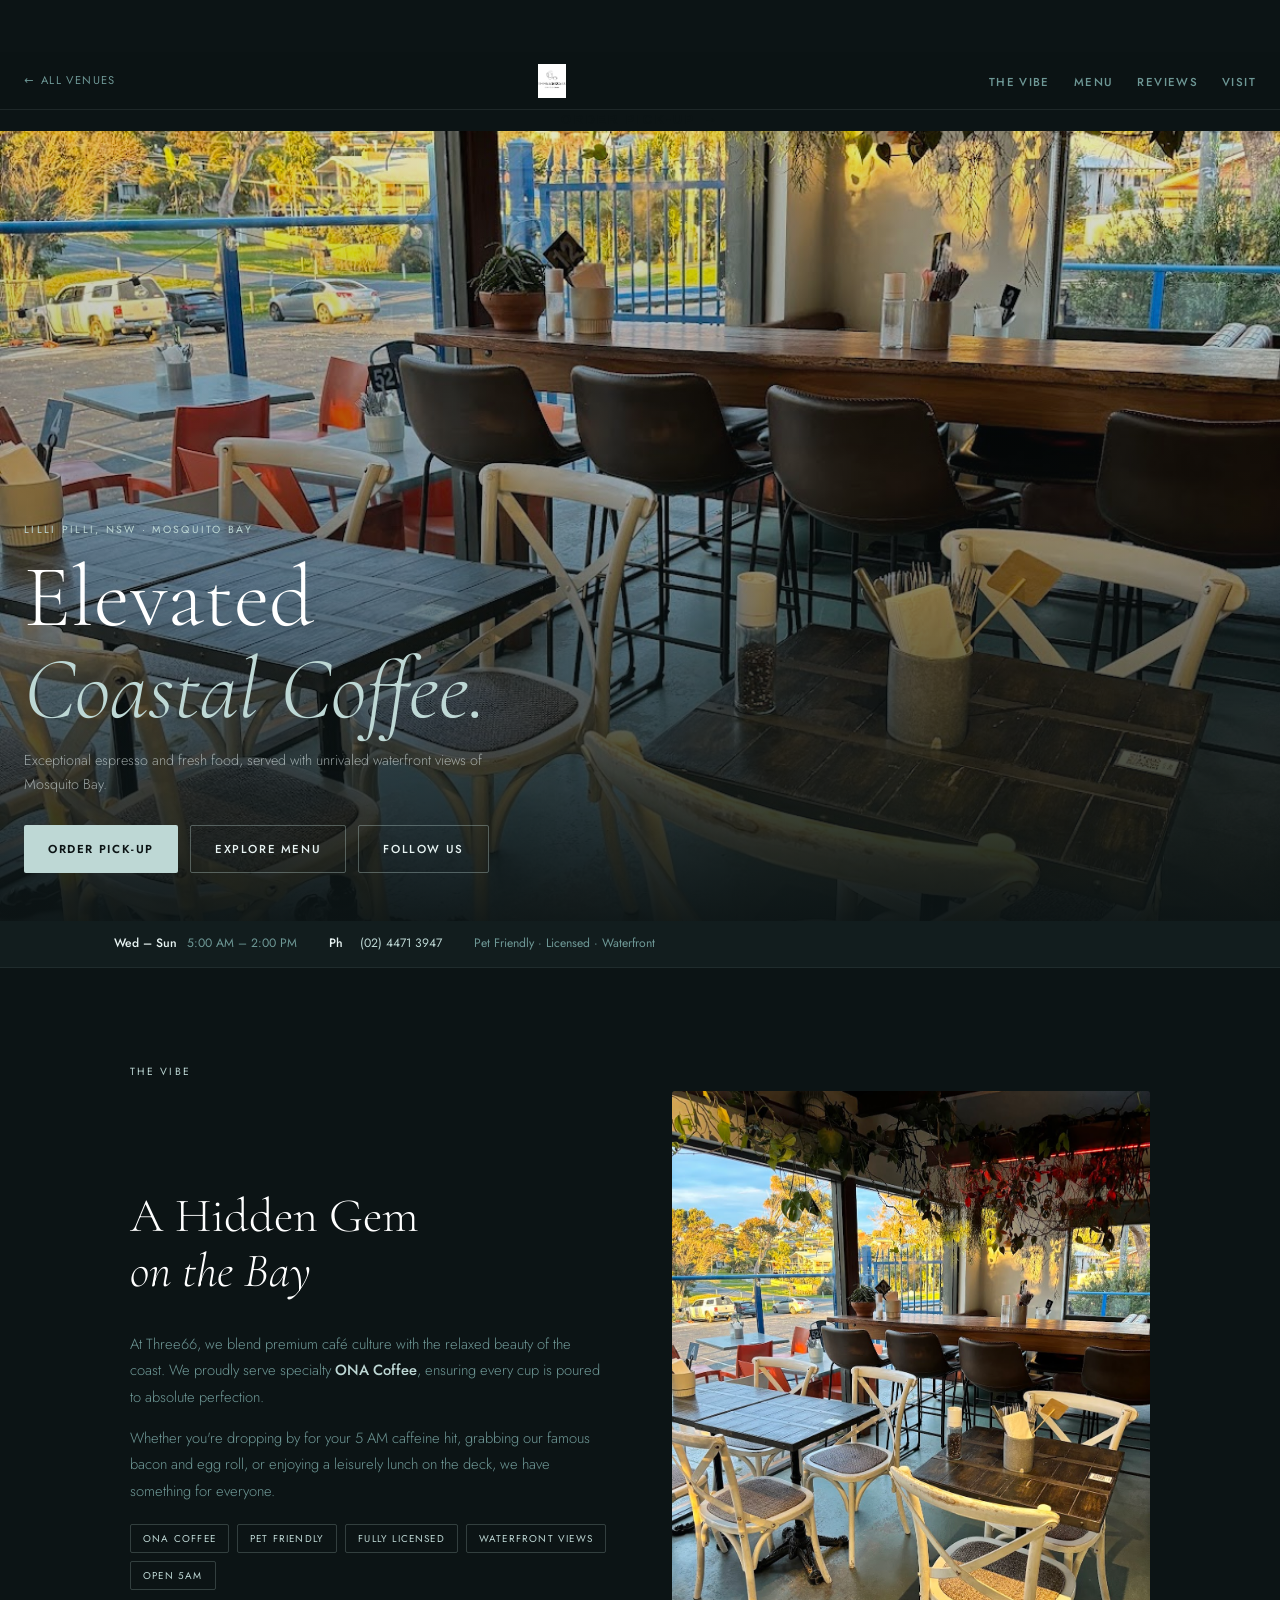
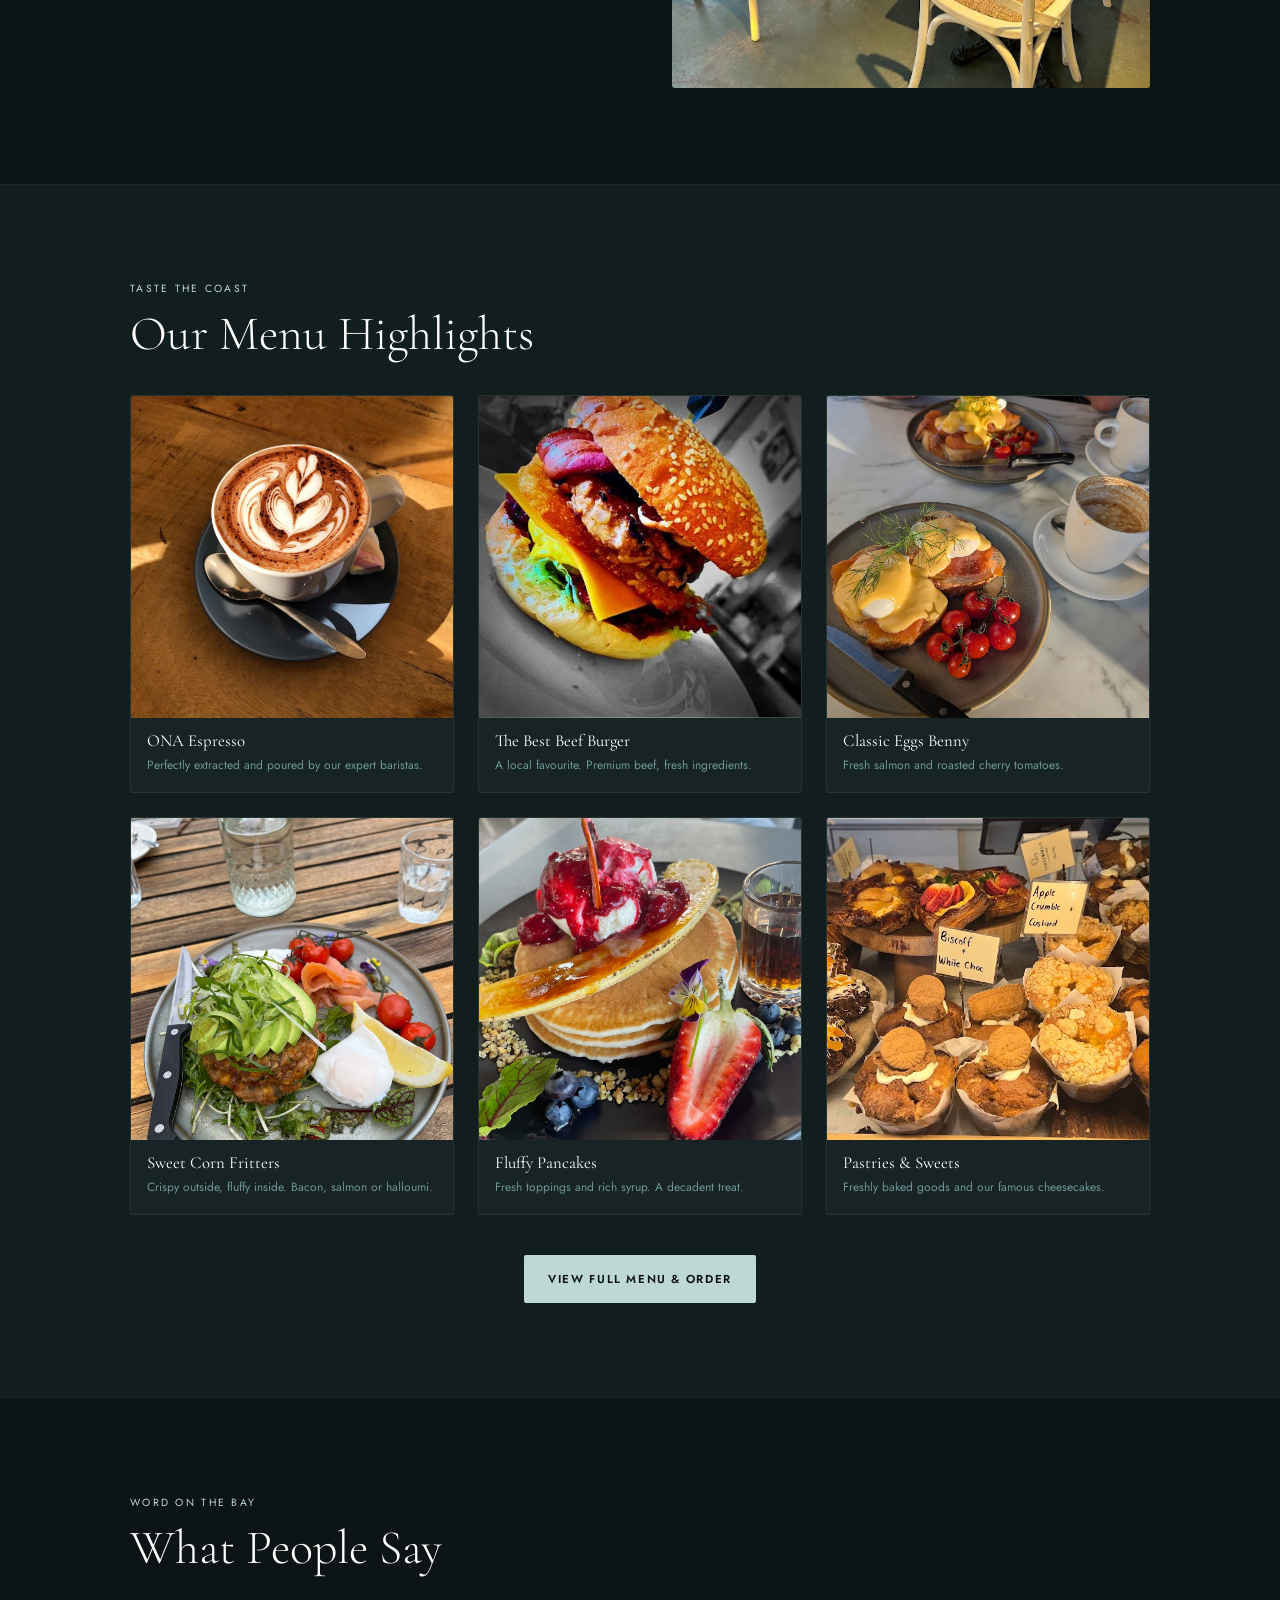
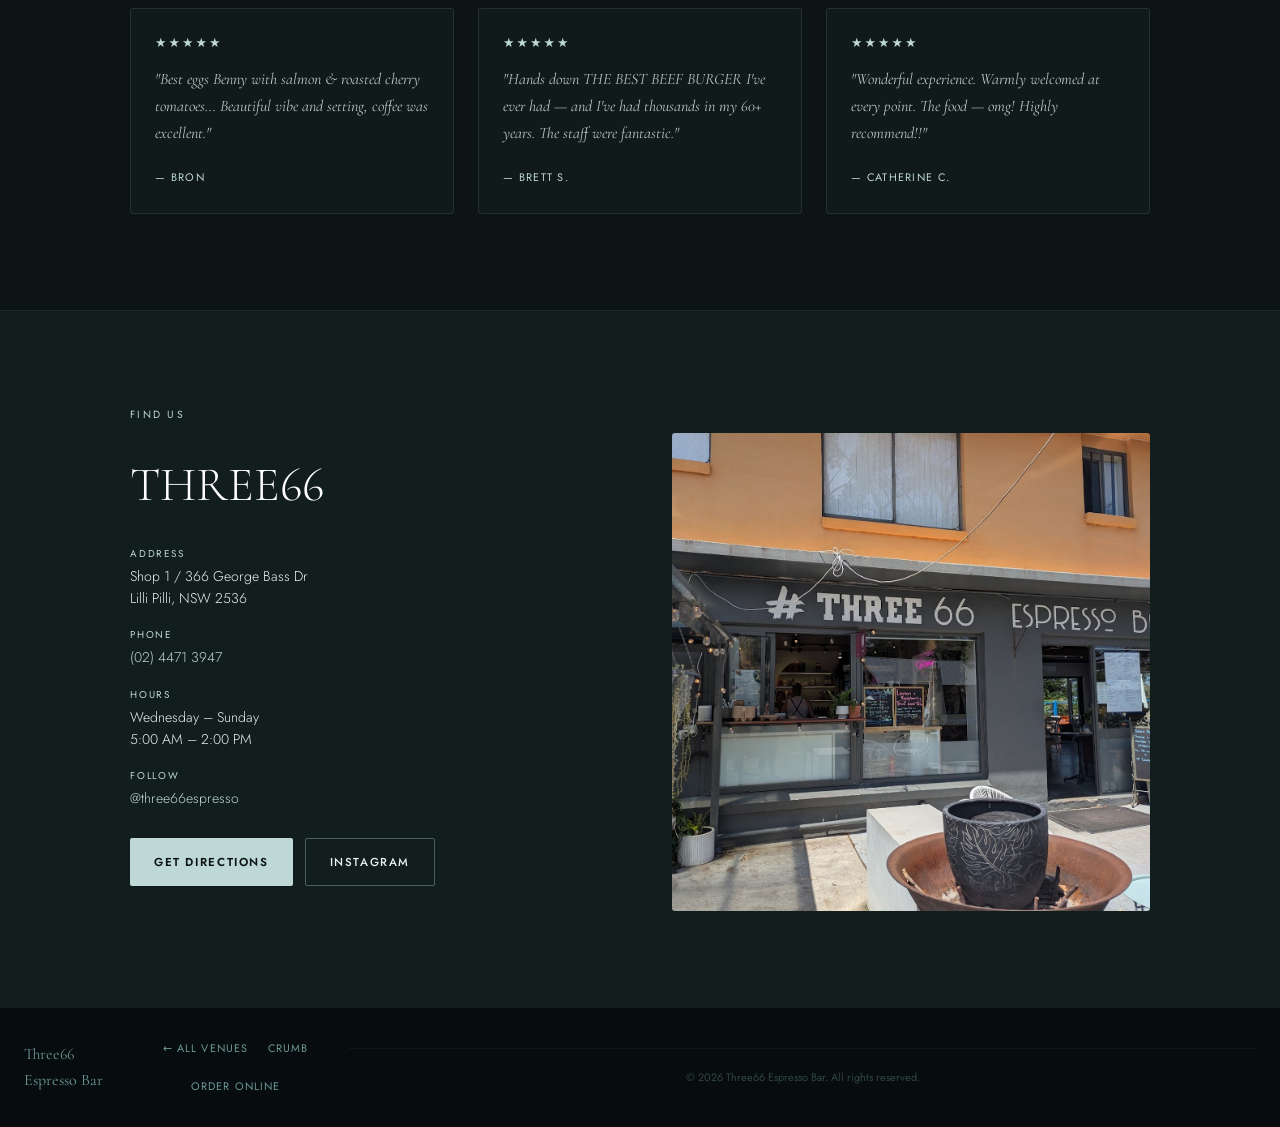
<file: index.html>
<!DOCTYPE html>

<html lang="en">
<head>
  <meta charset="UTF-8" />
  <meta name="viewport" content="width=device-width, initial-scale=1.0" />
  <title>Three66 Espresso Bar | Lilli Pilli</title>
  <meta name="description" content="Elevated coastal coffee and fresh food with waterfront views of Mosquito Bay. Lilli Pilli NSW." />
  <link rel="preconnect" href="https://fonts.googleapis.com" />
  <link href="https://fonts.googleapis.com/css2?family=Cormorant+Garamond:ital,wght@0,300;0,400;1,300;1,400&family=Jost:wght@300;400;500;600&display=swap" rel="stylesheet" />
  <style>
    *, *::before, *::after { box-sizing: border-box; margin: 0; padding: 0; }
    :root {
      --bg:    #0c1415;
      --bg2:   #121d1e;
      --brand: #bed8d5;
      --brand2:#8fbfbb;
      --cream: #e8f4f3;
      --muted: #6e9896;
      --white: #ffffff;
      --serif: 'Cormorant Garamond', Georgia, serif;
      --sans:  'Jost', system-ui, sans-serif;
      --banner-h: 52px;
      --nav-h: 58px;
    }
    html { scroll-behavior: smooth; }
    body { font-family: var(--sans); background: var(--bg); color: var(--cream); line-height: 1.6; }
    a { color: inherit; text-decoration: none; }
    img { display: block; max-width: 100%; }

```
/* ── STICKY ORDER BANNER ── */
div.order-banner {
  position: fixed !important;
  top: 0 !important;
  left: 0 !important;
  right: 0 !important;
  width: 100% !important;
  z-index: 99999 !important;
  height: 52px !important;
  min-height: 52px !important;
  background-color: #bed8d5 !important;
  display: flex !important;
  flex-direction: row !important;
  align-items: center !important;
  justify-content: center !important;
  visibility: visible !important;
  opacity: 1 !important;
  overflow: visible !important;
  clip: auto !important;
  clip-path: none !important;
  transform: none !important;
  margin: 0 !important;
  padding: 0 !important;
}
div.order-banner a {
  font-family: sans-serif !important;
  font-size: 13px !important;
  font-weight: 700 !important;
  letter-spacing: 0.18em !important;
  text-transform: uppercase !important;
  color: #0c1415 !important;
  display: flex !important;
  align-items: center !important;
  gap: 8px !important;
  width: 100% !important;
  height: 100% !important;
  justify-content: center !important;
  text-decoration: none !important;
}
div.order-banner a::after { content: ' →' !important; }

/* ── NAV ── */
nav {
  position: fixed; top: var(--banner-h); left: 0; right: 0; z-index: 100;
  height: var(--nav-h);
  display: flex; align-items: center; justify-content: space-between;
  padding: 0 1.5rem;
  background: rgba(12,20,21,0.94);
  backdrop-filter: blur(12px);
  border-bottom: 1px solid rgba(190,216,213,0.1);
}
.nav-back {
  font-size: 0.7rem; letter-spacing: 0.12em; text-transform: uppercase;
  color: var(--muted); display: flex; align-items: center; gap: 0.4rem;
  min-width: 44px; min-height: 44px; /* touch target */
  transition: color 0.2s;
}
.nav-back::before { content: '←'; }
.nav-back:hover { color: var(--brand); }
.nav-logo img { height: 34px; width: auto; }
.nav-links { display: flex; gap: 1.5rem; list-style: none; }
.nav-links a {
  font-size: 0.72rem; font-weight: 500; letter-spacing: 0.12em;
  text-transform: uppercase; color: var(--muted); transition: color 0.2s;
  padding: 0.5rem 0; /* better touch area */
}
.nav-links a:hover { color: var(--brand); }
/* hamburger — mobile */
.nav-hamburger {
  display: none; background: none; border: none;
  cursor: pointer; padding: 0.5rem;
  min-width: 44px; min-height: 44px;
  align-items: center; justify-content: center;
  flex-direction: column; gap: 5px;
}
.nav-hamburger span {
  display: block; width: 22px; height: 1.5px;
  background: var(--cream); border-radius: 2px;
  transition: all 0.3s;
}
@media (max-width: 680px) {
  .nav-links { display: none; }
  .nav-hamburger { display: flex; }
}
/* mobile menu open state */
.nav-open .nav-links {
  display: flex; flex-direction: column; gap: 0;
  position: fixed;
  top: calc(var(--banner-h) + var(--nav-h));
  left: 0; right: 0;
  background: rgba(12,20,21,0.98);
  backdrop-filter: blur(12px);
  border-bottom: 1px solid rgba(190,216,213,0.1);
  padding: 0.5rem 0;
}
.nav-open .nav-links a {
  padding: 1rem 1.5rem;
  font-size: 0.85rem;
  border-bottom: 1px solid rgba(190,216,213,0.06);
}
.nav-open .nav-hamburger span:nth-child(1) { transform: translateY(6.5px) rotate(45deg); }
.nav-open .nav-hamburger span:nth-child(2) { opacity: 0; }
.nav-open .nav-hamburger span:nth-child(3) { transform: translateY(-6.5px) rotate(-45deg); }

/* ── PAGE OFFSET ── */
body { padding-top: calc(var(--banner-h) + var(--nav-h)); }

/* ── HERO ── */
.hero {
  min-height: calc(100svh - var(--banner-h) - var(--nav-h));
  position: relative; display: flex; align-items: flex-end;
  background: url('view.JPG') center/cover no-repeat;
  background-color: var(--bg2);
}
.hero-overlay {
  position: absolute; inset: 0;
  background: linear-gradient(to top, rgba(12,20,21,0.96) 0%, rgba(12,20,21,0.35) 55%, rgba(12,20,21,0.1) 100%);
}
.hero-content {
  position: relative; z-index: 1;
  padding: 2rem 1.5rem 3rem;
  width: 100%;
}
.hero-eyebrow {
  font-size: 0.65rem; letter-spacing: 0.22em; text-transform: uppercase;
  color: var(--brand); margin-bottom: 0.75rem;
}
.hero-title {
  font-family: var(--serif);
  font-size: clamp(2.6rem, 10vw, 5.5rem);
  font-weight: 300; line-height: 1.05;
  color: var(--white); margin-bottom: 0.75rem;
}
.hero-title em { font-style: italic; color: var(--brand); }
.hero-sub {
  font-size: 0.9rem; font-weight: 300; color: rgba(232,244,243,0.6);
  max-width: 460px; margin-bottom: 1.75rem; line-height: 1.7;
}
.hero-actions { display: flex; gap: 0.75rem; flex-wrap: wrap; }
.btn-brand {
  font-size: 0.72rem; font-weight: 600; letter-spacing: 0.14em;
  text-transform: uppercase; padding: 0.85rem 1.5rem;
  background: var(--brand); color: var(--bg);
  border-radius: 2px; transition: background 0.2s;
  min-height: 48px; display: inline-flex; align-items: center;
}
.btn-brand:hover { background: var(--brand2); }
.btn-outline {
  font-size: 0.72rem; font-weight: 500; letter-spacing: 0.14em;
  text-transform: uppercase; padding: 0.85rem 1.5rem;
  border: 1px solid rgba(190,216,213,0.35); color: var(--cream);
  border-radius: 2px; transition: all 0.2s;
  min-height: 48px; display: inline-flex; align-items: center;
}
.btn-outline:hover { border-color: var(--brand); color: var(--brand); }

/* ── INFO BAR ── */
.info-bar { background: var(--bg2); border-bottom: 1px solid rgba(190,216,213,0.08); }
.info-bar-inner {
  max-width: 1100px; margin: 0 auto; padding: 0.85rem 1.5rem;
  display: flex; flex-wrap: wrap; gap: 0.75rem 2rem; align-items: center;
}
.info-item { font-size: 0.76rem; color: var(--muted); display: flex; gap: 0.4rem; align-items: center; }
.info-item strong { color: var(--cream); font-weight: 500; }
.info-item a { color: var(--brand); }

/* ── SECTIONS ── */
.section { padding: 4rem 1.5rem; max-width: 1100px; margin: 0 auto; }
@media (min-width: 768px) { .section { padding: 6rem 2.5rem; } }
.section-label {
  font-size: 0.65rem; letter-spacing: 0.22em; text-transform: uppercase;
  color: var(--brand); margin-bottom: 0.6rem;
}
.section-title {
  font-family: var(--serif); font-size: clamp(1.9rem, 6vw, 3rem);
  font-weight: 300; color: var(--white); margin-bottom: 2rem; line-height: 1.15;
}

/* ── ABOUT ── */
.about-grid { display: grid; grid-template-columns: 1fr; gap: 2rem; }
@media (min-width: 760px) { .about-grid { grid-template-columns: 1fr 1fr; gap: 4rem; align-items: center; } }
.about-text p { font-size: 0.92rem; font-weight: 300; color: var(--muted); line-height: 1.8; margin-bottom: 0.9rem; }
.about-text strong { color: var(--brand); font-weight: 500; }
.about-badges { display: flex; flex-wrap: wrap; gap: 0.5rem; margin-top: 1.25rem; }
.badge {
  font-size: 0.62rem; letter-spacing: 0.12em; text-transform: uppercase;
  border: 1px solid rgba(190,216,213,0.22); color: var(--brand);
  padding: 0.35rem 0.75rem; border-radius: 2px;
}
.about-img {
  aspect-ratio: 4/3;
  background: center/cover no-repeat var(--bg2); border-radius: 3px;
}
@media (min-width: 760px) { .about-img { aspect-ratio: 4/5; } }

/* ── MENU ── */
.menu-section { background: var(--bg2); border-top: 1px solid rgba(190,216,213,0.06); }
.menu-grid {
  display: grid;
  grid-template-columns: 1fr 1fr; /* 2-col on mobile */
  gap: 1rem;
}
@media (min-width: 900px) { .menu-grid { grid-template-columns: repeat(3,1fr); gap: 1.5rem; } }
.menu-card {
  background: rgba(190,216,213,0.03);
  border: 1px solid rgba(190,216,213,0.09);
  border-radius: 3px; overflow: hidden; transition: border-color 0.25s;
}
.menu-card:hover { border-color: rgba(190,216,213,0.32); }
.menu-card-img { aspect-ratio: 1; background: center/cover no-repeat var(--bg); }
.menu-card-body { padding: 0.85rem 1rem 1.1rem; }
.menu-card-body h4 {
  font-family: var(--serif); font-size: 1.05rem; font-weight: 400;
  color: var(--white); margin-bottom: 0.3rem; line-height: 1.2;
}
.menu-card-body p { font-size: 0.75rem; color: var(--muted); line-height: 1.5; }
.menu-cta { text-align: center; margin-top: 2.5rem; }

/* ── REVIEWS ── */
.reviews-grid { display: grid; grid-template-columns: 1fr; gap: 1rem; }
@media (min-width: 768px) { .reviews-grid { grid-template-columns: repeat(3,1fr); gap: 1.5rem; } }
.review-card {
  border: 1px solid rgba(190,216,213,0.11); border-radius: 3px;
  padding: 1.5rem; background: rgba(190,216,213,0.03);
}
.stars { color: var(--brand); letter-spacing: 2px; margin-bottom: 0.75rem; font-size: 0.8rem; }
.review-text {
  font-family: var(--serif); font-style: italic; font-size: 1rem;
  color: rgba(232,244,243,0.78); line-height: 1.7; margin-bottom: 1rem;
}
.review-author { font-size: 0.68rem; letter-spacing: 0.12em; text-transform: uppercase; color: var(--brand); }

/* ── FIND US ── */
.find-section { background: var(--bg2); border-top: 1px solid rgba(190,216,213,0.06); }
.find-grid { display: grid; grid-template-columns: 1fr; gap: 2.5rem; }
@media (min-width: 760px) { .find-grid { grid-template-columns: 1fr 1fr; gap: 4rem; align-items: center; } }
.find-details dt {
  font-size: 0.62rem; letter-spacing: 0.18em; text-transform: uppercase;
  color: var(--brand); margin-bottom: 0.2rem; margin-top: 1.1rem;
}
.find-details dt:first-child { margin-top: 0; }
.find-details dd { font-size: 0.88rem; color: var(--cream); font-weight: 300; line-height: 1.6; }
.find-details dd a { color: var(--brand); }
.find-actions { display: flex; gap: 0.75rem; flex-wrap: wrap; margin-top: 1.75rem; }
.find-img {
  aspect-ratio: 4/3;
  background: center/cover no-repeat var(--bg2); border-radius: 3px;
}
@media (min-width: 760px) { .find-img { aspect-ratio: 1; } }

/* ── FOOTER ── */
footer {
  background: #070d0e;
  border-top: 1px solid rgba(190,216,213,0.09);
  padding: 2rem 1.5rem;
  display: flex; flex-direction: column; gap: 1.25rem; align-items: center;
  text-align: center;
}
@media (min-width: 640px) {
  footer { flex-direction: row; justify-content: space-between; text-align: left; }
}
.footer-brand { font-family: var(--serif); font-size: 1rem; color: var(--muted); }
.footer-links { display: flex; gap: 1.25rem; flex-wrap: wrap; justify-content: center; }
.footer-links a {
  font-size: 0.68rem; letter-spacing: 0.1em; text-transform: uppercase;
  color: var(--muted); transition: color 0.2s;
}
.footer-links a:hover { color: var(--brand); }
.footer-copy {
  font-size: 0.68rem; color: rgba(110,152,150,0.4); width: 100%;
  text-align: center; padding-top: 1.25rem;
  border-top: 1px solid rgba(255,255,255,0.04);
}
```

  </style>
</head>
<body>

  <!-- STICKY ORDER BANNER -->

  <div class="order-banner">
    <a href="https://three66.mobi-order.com/" target="_blank">Order Pick-Up</a>
  </div>

  <!-- NAV -->

  <nav id="main-nav">
    <a href="../index.html" class="nav-back">All Venues</a>
    <div class="nav-logo"><img src="logo.jpg" alt="Three66 Espresso Bar" /></div>
    <ul class="nav-links">
      <li><a href="#about">The Vibe</a></li>
      <li><a href="#menu">Menu</a></li>
      <li><a href="#reviews">Reviews</a></li>
      <li><a href="#visit">Visit</a></li>
    </ul>
    <button class="nav-hamburger" id="hamburger" aria-label="Toggle menu" aria-expanded="false">
      <span></span><span></span><span></span>
    </button>
  </nav>

  <!-- HERO -->

  <div class="hero">
    <div class="hero-overlay"></div>
    <div class="hero-content">
      <p class="hero-eyebrow">Lilli Pilli, NSW · Mosquito Bay</p>
      <h1 class="hero-title">Elevated<br /><em>Coastal Coffee.</em></h1>
      <p class="hero-sub">Exceptional espresso and fresh food, served with unrivaled waterfront views of Mosquito Bay.</p>
      <div class="hero-actions">
        <a href="https://three66.mobi-order.com/" target="_blank" class="btn-brand">Order Pick-Up</a>
        <a href="#menu" class="btn-outline">Explore Menu</a>
        <a href="https://www.instagram.com/three66espresso" target="_blank" class="btn-outline">Follow Us</a>
      </div>
    </div>
  </div>

  <!-- INFO BAR -->

  <div class="info-bar">
    <div class="info-bar-inner">
      <span class="info-item"><strong>Wed – Sun</strong>&nbsp;5:00 AM – 2:00 PM</span>
      <span class="info-item"><strong>Ph</strong>&nbsp;<a href="tel:0244713947">(02) 4471 3947</a></span>
      <span class="info-item">Pet Friendly · Licensed · Waterfront</span>
    </div>
  </div>

  <!-- ABOUT -->

  <section id="about" class="section">
    <p class="section-label">The Vibe</p>
    <div class="about-grid">
      <div class="about-text">
        <h2 class="section-title">A Hidden Gem<br /><em>on the Bay</em></h2>
        <p>At Three66, we blend premium café culture with the relaxed beauty of the coast. We proudly serve specialty <strong>ONA Coffee</strong>, ensuring every cup is poured to absolute perfection.</p>
        <p>Whether you're dropping by for your 5 AM caffeine hit, grabbing our famous bacon and egg roll, or enjoying a leisurely lunch on the deck, we have something for everyone.</p>
        <div class="about-badges">
          <span class="badge">ONA Coffee</span>
          <span class="badge">Pet Friendly</span>
          <span class="badge">Fully Licensed</span>
          <span class="badge">Waterfront Views</span>
          <span class="badge">Open 5AM</span>
        </div>
      </div>
      <div class="about-img" style="background-image:url('view.JPG')"></div>
    </div>
  </section>

  <!-- MENU -->

  <div class="menu-section">
    <div id="menu" class="section">
      <p class="section-label">Taste the Coast</p>
      <h2 class="section-title">Our Menu Highlights</h2>
      <div class="menu-grid">
        <div class="menu-card">
          <div class="menu-card-img" style="background-image:url('coffee.jpg')"></div>
          <div class="menu-card-body"><h4>ONA Espresso</h4><p>Perfectly extracted and poured by our expert baristas.</p></div>
        </div>
        <div class="menu-card">
          <div class="menu-card-img" style="background-image:url('beef-burger.JPG')"></div>
          <div class="menu-card-body"><h4>The Best Beef Burger</h4><p>A local favourite. Premium beef, fresh ingredients.</p></div>
        </div>
        <div class="menu-card">
          <div class="menu-card-img" style="background-image:url('eggs-benny.JPG')"></div>
          <div class="menu-card-body"><h4>Classic Eggs Benny</h4><p>Fresh salmon and roasted cherry tomatoes.</p></div>
        </div>
        <div class="menu-card">
          <div class="menu-card-img" style="background-image:url('sweet-corn-fritters.JPG')"></div>
          <div class="menu-card-body"><h4>Sweet Corn Fritters</h4><p>Crispy outside, fluffy inside. Bacon, salmon or halloumi.</p></div>
        </div>
        <div class="menu-card">
          <div class="menu-card-img" style="background-image:url('pancakes.JPG')"></div>
          <div class="menu-card-body"><h4>Fluffy Pancakes</h4><p>Fresh toppings and rich syrup. A decadent treat.</p></div>
        </div>
        <div class="menu-card">
          <div class="menu-card-img" style="background-image:url('pastry-cabinet.JPG')"></div>
          <div class="menu-card-body"><h4>Pastries & Sweets</h4><p>Freshly baked goods and our famous cheesecakes.</p></div>
        </div>
      </div>
      <div class="menu-cta">
        <a href="https://three66.mobi-order.com/" target="_blank" class="btn-brand">View Full Menu &amp; Order</a>
      </div>
    </div>
  </div>

  <!-- REVIEWS -->

  <section id="reviews" class="section">
    <p class="section-label">Word on the Bay</p>
    <h2 class="section-title">What People Say</h2>
    <div class="reviews-grid">
      <div class="review-card">
        <div class="stars">★★★★★</div>
        <p class="review-text">"Best eggs Benny with salmon &amp; roasted cherry tomatoes... Beautiful vibe and setting, coffee was excellent."</p>
        <span class="review-author">— Bron</span>
      </div>
      <div class="review-card">
        <div class="stars">★★★★★</div>
        <p class="review-text">"Hands down THE BEST BEEF BURGER I've ever had — and I've had thousands in my 60+ years. The staff were fantastic."</p>
        <span class="review-author">— Brett S.</span>
      </div>
      <div class="review-card">
        <div class="stars">★★★★★</div>
        <p class="review-text">"Wonderful experience. Warmly welcomed at every point. The food — omg! Highly recommend!!"</p>
        <span class="review-author">— Catherine C.</span>
      </div>
    </div>
  </section>

  <!-- FIND US -->

  <div class="find-section">
    <section id="visit" class="section">
      <p class="section-label">Find Us</p>
      <div class="find-grid">
        <div>
          <h2 class="section-title">THREE66</h2>
          <dl class="find-details">
            <dt>Address</dt><dd>Shop 1 / 366 George Bass Dr<br />Lilli Pilli, NSW 2536</dd>
            <dt>Phone</dt><dd><a href="tel:0244713947">(02) 4471 3947</a></dd>
            <dt>Hours</dt><dd>Wednesday – Sunday<br />5:00 AM – 2:00 PM</dd>
            <dt>Follow</dt><dd><a href="https://www.instagram.com/three66espresso" target="_blank">@three66espresso</a></dd>
          </dl>
          <div class="find-actions">
            <a href="https://www.google.com/maps/search/?api=1&query=Three66+Espresso+Bar+Lilli+Pilli" target="_blank" class="btn-brand">Get Directions</a>
            <a href="https://www.instagram.com/three66espresso" target="_blank" class="btn-outline">Instagram</a>
          </div>
        </div>
        <div class="find-img" style="background-image:url('store-front.JPG')"></div>
      </div>
    </section>
  </div>

  <footer>
    <span class="footer-brand">Three66 Espresso Bar</span>
    <div class="footer-links">
      <a href="../index.html">← All Venues</a>
      <a href="../CrumbAtBatehaven/index.html">Crumb</a>
      <a href="https://three66.mobi-order.com/" target="_blank">Order Online</a>
    </div>
    <p class="footer-copy">© 2026 Three66 Espresso Bar. All rights reserved.</p>
  </footer>

  <script>
    const nav = document.getElementById('main-nav');
    const btn = document.getElementById('hamburger');
    btn.addEventListener('click', () => {
      const open = nav.classList.toggle('nav-open');
      btn.setAttribute('aria-expanded', open);
    });
    // close menu when a link is tapped
    nav.querySelectorAll('.nav-links a').forEach(l =>
      l.addEventListener('click', () => {
        nav.classList.remove('nav-open');
        btn.setAttribute('aria-expanded', false);
      })
    );
  </script>

</body>
</html>
</file>
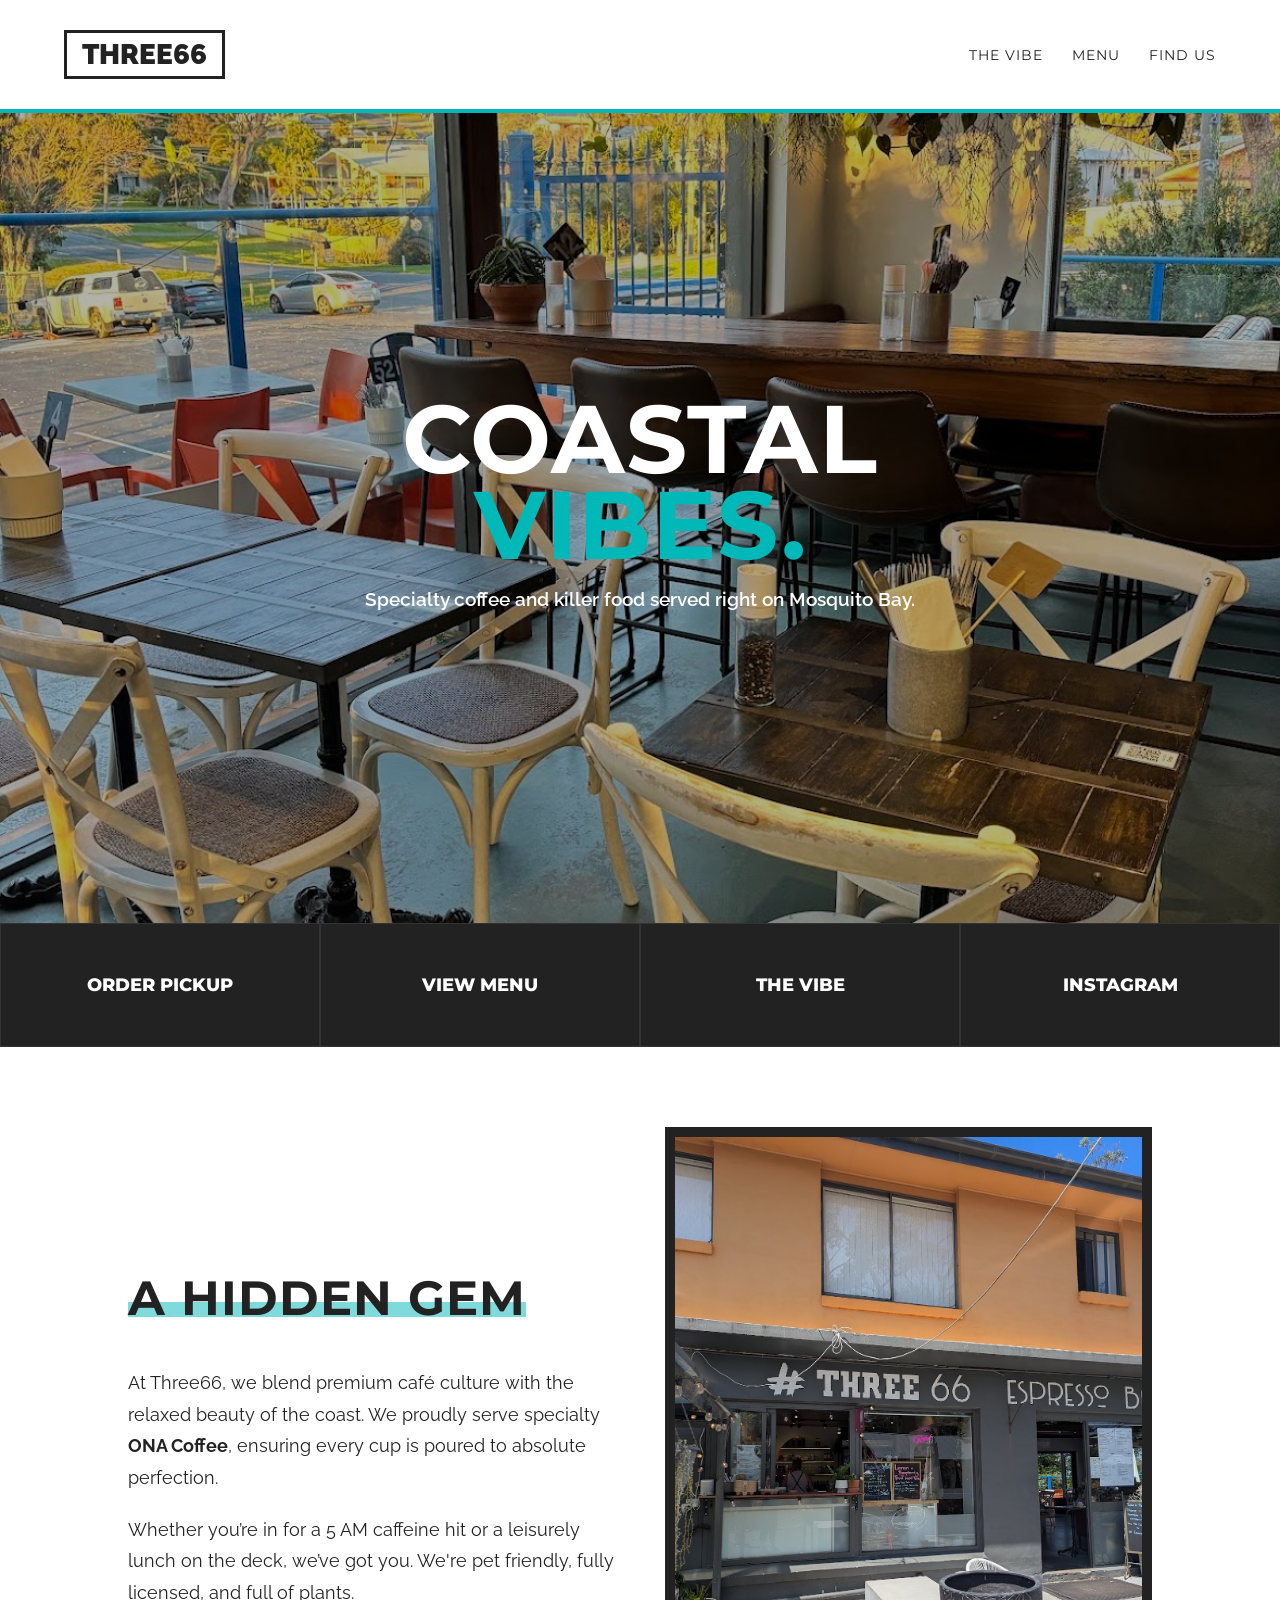
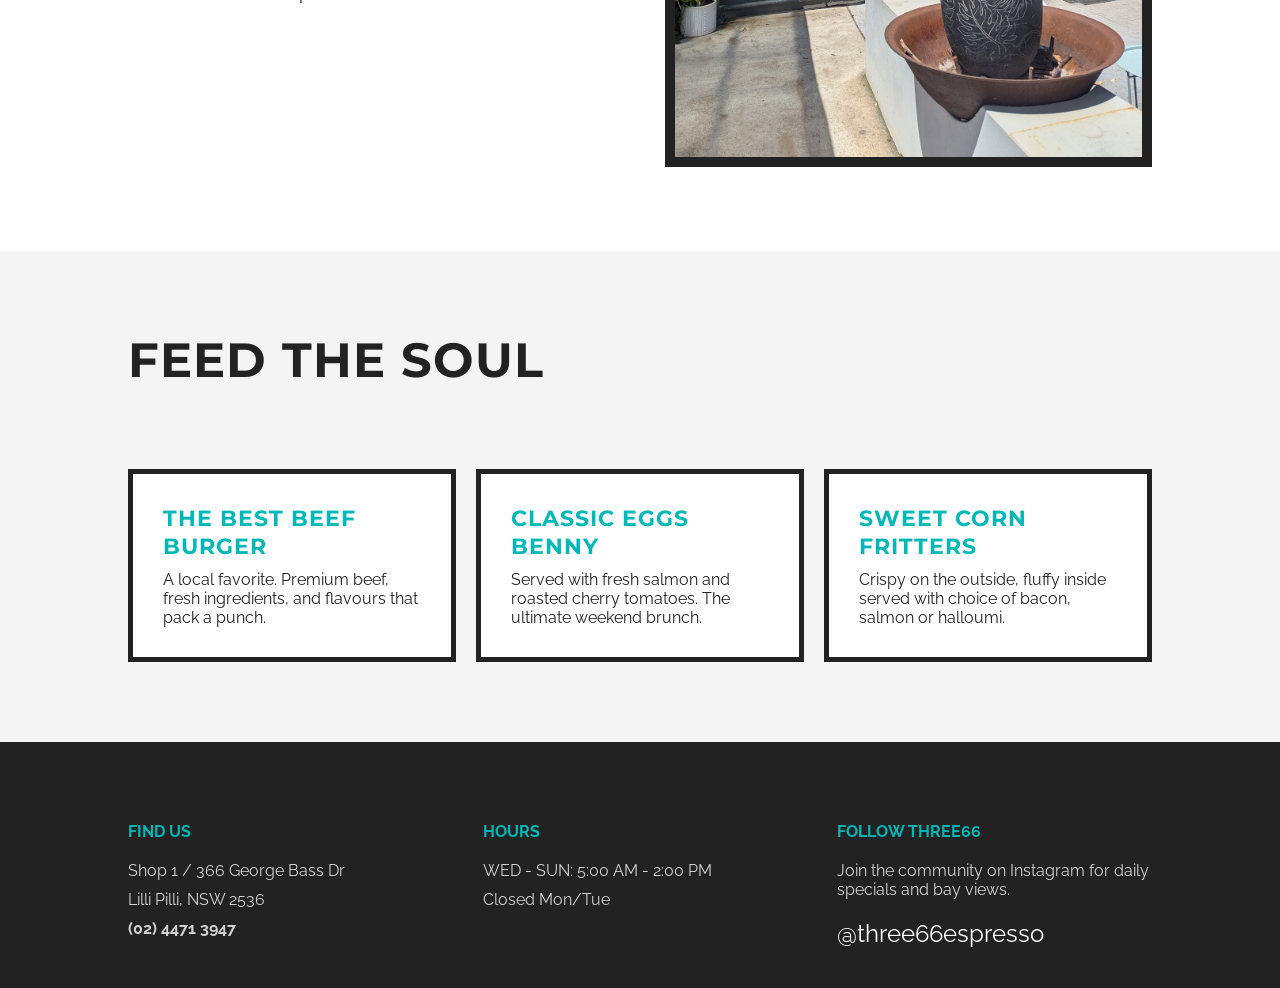
<file: foxandbow.html>
<!DOCTYPE html>
<html lang="en">
<head>
    <meta charset="UTF-8">
    <meta name="viewport" content="width=device-width, initial-scale=1.0">
    <title>Three66 Espresso Bar | Lilli Pilli</title>
    <link href="https://fonts.googleapis.com/css2?family=Montserrat:wght@700;800;900&family=Raleway:wght@400;600&display=swap" rel="stylesheet">
    <style>
        :root {
            --fox-teal: #00b8b8; /* Signature Fox & Bow Teal */
            --fox-dark: #222222;
            --fox-light: #ffffff;
            --fox-gray: #f4f4f4;
        }

        * { margin: 0; padding: 0; box-sizing: border-box; }

        body {
            font-family: 'Raleway', sans-serif;
            color: var(--fox-dark);
            background-color: var(--fox-light);
        }

        h1, h2, h3, .nav-links a {
            font-family: 'Montserrat', sans-serif;
            text-transform: uppercase;
            letter-spacing: 1px;
        }

        /* --- Fox & Bow Sidebar Style Nav (Desktop) --- */
        nav {
            padding: 30px 5%;
            display: flex;
            justify-content: space-between;
            align-items: center;
            background: var(--fox-light);
            border-bottom: 4px solid var(--fox-teal);
            position: sticky;
            top: 0;
            z-index: 1000;
        }

        .logo { 
            font-weight: 900; 
            font-size: 28px; 
            color: var(--fox-dark);
            border: 3px solid var(--fox-dark);
            padding: 5px 15px;
        }

        .nav-links a {
            text-decoration: none;
            color: var(--fox-dark);
            font-size: 14px;
            margin-left: 25px;
            transition: color 0.3s;
        }

        .nav-links a:hover { color: var(--fox-teal); }

        /* --- Full Screen Hero --- */
        .hero {
            height: 90vh;
            background: linear-gradient(rgba(0,0,0,0.3), rgba(0,0,0,0.3)), url('view.JPG') center/cover no-repeat;
            display: flex;
            align-items: center;
            justify-content: center;
            text-align: center;
            color: white;
        }

        .hero-content h1 {
            font-size: clamp(3rem, 8vw, 6rem);
            line-height: 0.9;
            margin-bottom: 20px;
        }

        .hero-content p {
            font-size: 1.2rem;
            max-width: 600px;
            margin: 0 auto 30px;
            font-weight: 600;
        }

        /* --- The Famous "Action Buttons" --- */
        .action-grid {
            display: grid;
            grid-template-columns: repeat(auto-fit, minmax(200px, 1fr));
            background: var(--fox-dark);
        }

        .action-btn {
            padding: 50px 20px;
            text-align: center;
            color: white;
            text-decoration: none;
            border: 1px solid #333;
            transition: background 0.3s;
            display: flex;
            flex-direction: column;
            align-items: center;
            gap: 15px;
        }

        .action-btn:hover { background: var(--fox-teal); }
        .action-btn span { font-family: 'Montserrat'; font-weight: 800; font-size: 18px; text-transform: uppercase; }

        /* --- Content Sections --- */
        .section { padding: 80px 10%; }
        .section-title {
            font-size: 3rem;
            margin-bottom: 40px;
            position: relative;
            display: inline-block;
        }

        .section-title::after {
            content: '';
            position: absolute;
            bottom: 10px;
            left: 0;
            width: 100%;
            height: 15px;
            background: var(--fox-teal);
            z-index: -1;
            opacity: 0.5;
        }

        .about-grid {
            display: grid;
            grid-template-columns: 1fr 1fr;
            gap: 50px;
            align-items: center;
        }

        .about-text p { margin-bottom: 20px; font-size: 1.1rem; line-height: 1.8; }

        /* --- Menu / Food Section --- */
        .menu-preview { background: var(--fox-gray); }
        
        .food-grid {
            display: grid;
            grid-template-columns: repeat(auto-fill, minmax(300px, 1fr));
            gap: 20px;
            margin-top: 40px;
        }

        .food-item {
            background: white;
            border: 5px solid var(--fox-dark);
            padding: 30px;
            transition: transform 0.2s;
        }

        .food-item:hover { transform: rotate(-1deg) scale(1.02); }
        .food-item h3 { color: var(--fox-teal); margin-bottom: 10px; font-size: 1.4rem; }

        /* --- Footer (Fox Style) --- */
        footer {
            background: var(--fox-dark);
            color: white;
            padding: 80px 10% 40px;
            display: grid;
            grid-template-columns: repeat(auto-fit, minmax(250px, 1fr));
            gap: 40px;
        }

        .footer-col h4 {
            color: var(--fox-teal);
            margin-bottom: 20px;
            text-transform: uppercase;
        }

        .footer-col p { margin-bottom: 10px; opacity: 0.8; }

        .social-icons { margin-top: 20px; font-size: 24px; }

        @media (max-width: 768px) {
            .about-grid { grid-template-columns: 1fr; }
            .section-title { font-size: 2rem; }
            nav { flex-direction: column; gap: 20px; }
            .nav-links a { margin: 0 10px; }
        }
    </style>
</head>
<body>

    <nav>
        <div class="logo">THREE66</div>
        <div class="nav-links">
            <a href="#about">The Vibe</a>
            <a href="#menu">Menu</a>
            <a href="#contact">Find Us</a>
        </div>
    </nav>

    <header class="hero">
        <div class="hero-content">
            <h1>COASTAL<br><span style="color: var(--fox-teal);">VIBES.</span></h1>
            <p>Specialty coffee and killer food served right on Mosquito Bay.</p>
        </div>
    </header>

    <section class="action-grid">
        <a href="https://three66.mobi-order.com/" class="action-btn">
            <span>Order Pickup</span>
        </a>
        <a href="#menu" class="action-btn">
            <span>View Menu</span>
        </a>
        <a href="#about" class="action-btn">
            <span>The Vibe</span>
        </a>
        <a href="https://www.instagram.com/three66espresso" class="action-btn">
            <span>Instagram</span>
        </a>
    </section>

    <section id="about" class="section">
        <div class="about-grid">
            <div class="about-text">
                <h2 class="section-title">A Hidden Gem</h2>
                <p>At Three66, we blend premium café culture with the relaxed beauty of the coast. We proudly serve specialty <strong>ONA Coffee</strong>, ensuring every cup is poured to absolute perfection.</p>
                <p>Whether you’re in for a 5 AM caffeine hit or a leisurely lunch on the deck, we’ve got you. We're pet friendly, fully licensed, and full of plants.</p>
            </div>
            <div class="about-image">
                <img src="store-front.JPG" alt="Three66" style="width: 100%; border: 10px solid var(--fox-dark);">
            </div>
        </div>
    </section>

    <section id="menu" class="section menu-preview">
        <h2 class="section-title">Feed the Soul</h2>
        <div class="food-grid">
            <div class="food-item">
                <h3>The Best Beef Burger</h3>
                <p>A local favorite. Premium beef, fresh ingredients, and flavours that pack a punch.</p>
            </div>
            <div class="food-item">
                <h3>Classic Eggs Benny</h3>
                <p>Served with fresh salmon and roasted cherry tomatoes. The ultimate weekend brunch.</p>
            </div>
            <div class="food-item">
                <h3>Sweet Corn Fritters</h3>
                <p>Crispy on the outside, fluffy inside served with choice of bacon, salmon or halloumi.</p>
            </div>
        </div>
    </section>

    <footer id="contact">
        <div class="footer-col">
            <h4>Find Us</h4>
            <p>Shop 1 / 366 George Bass Dr</p>
            <p>Lilli Pilli, NSW 2536</p>
            <p><strong>(02) 4471 3947</strong></p>
        </div>
        <div class="footer-col">
            <h4>Hours</h4>
            <p>WED - SUN: 5:00 AM - 2:00 PM</p>
            <p>Closed Mon/Tue</p>
        </div>
        <div class="footer-col">
            <h4>Follow Three66</h4>
            <p>Join the community on Instagram for daily specials and bay views.</p>
            <div class="social-icons">@three66espresso</div>
        </div>
    </footer>

</body>
</html>
</file>
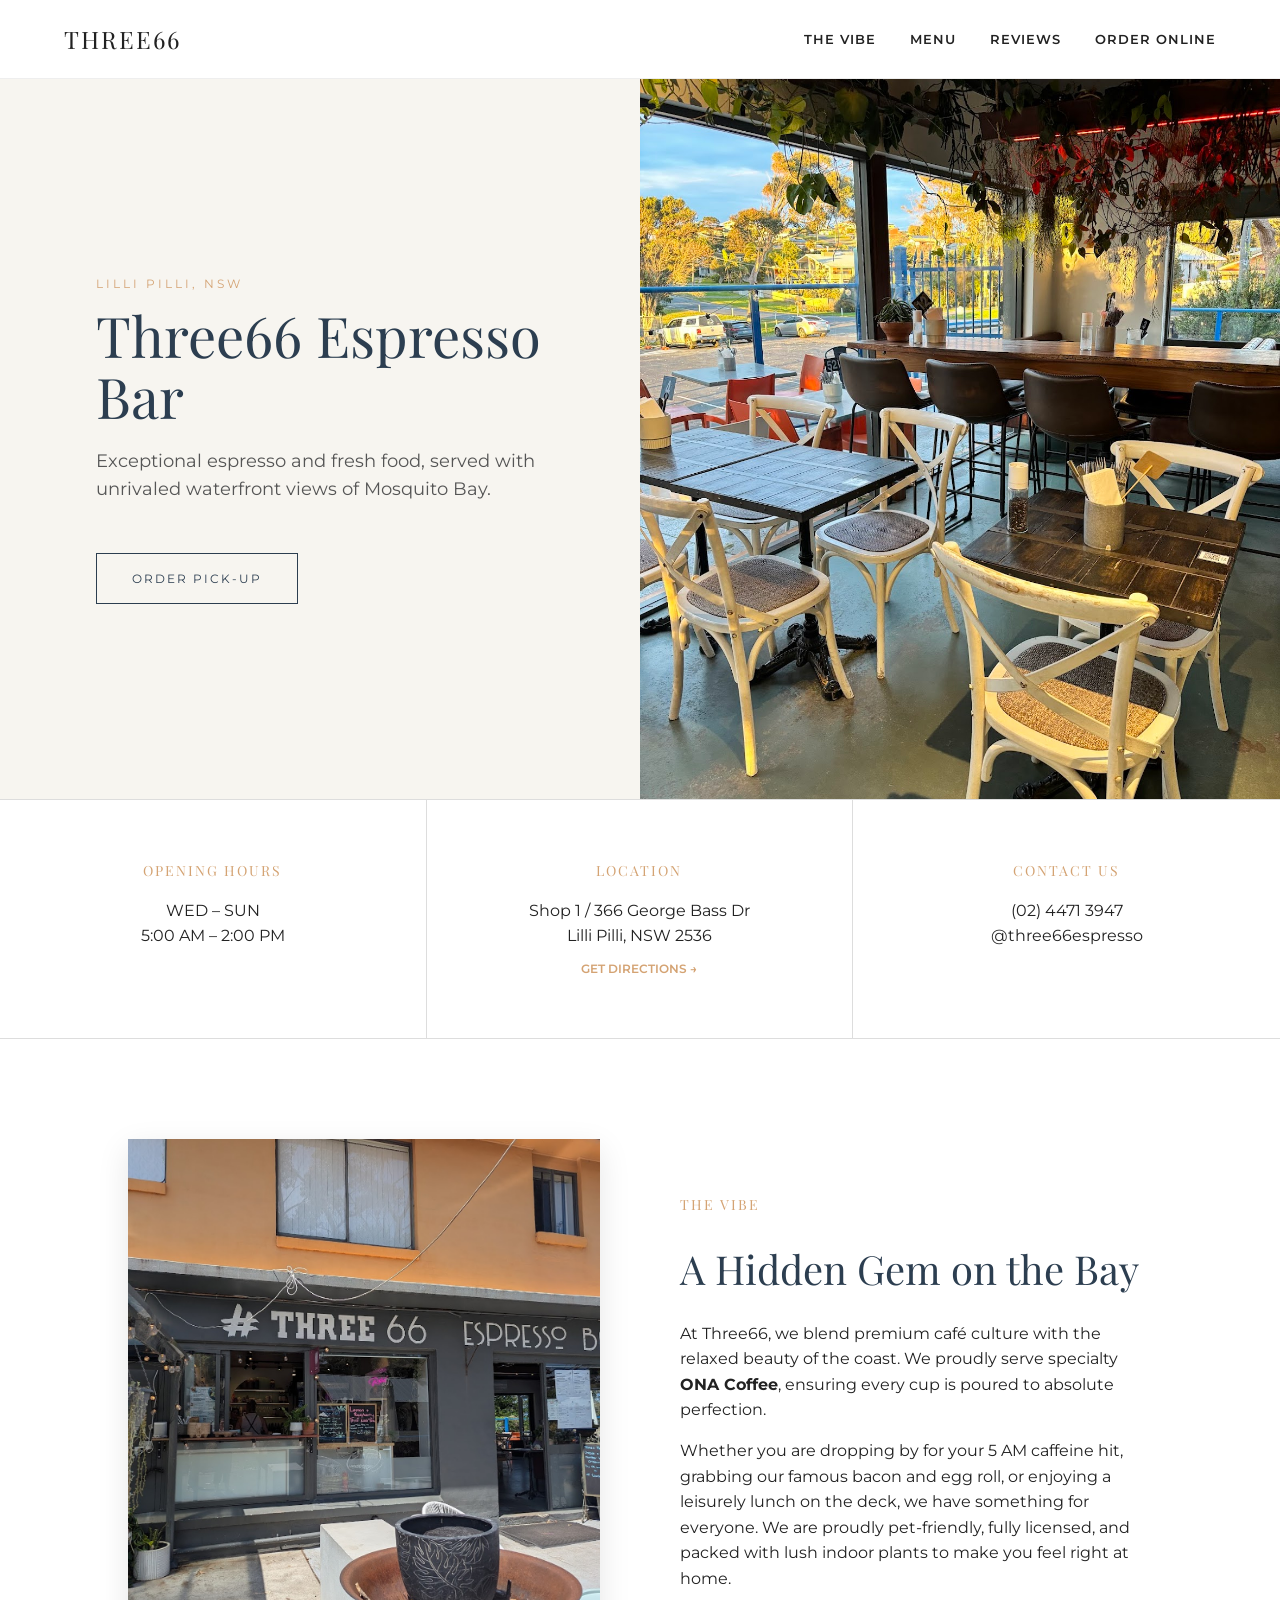
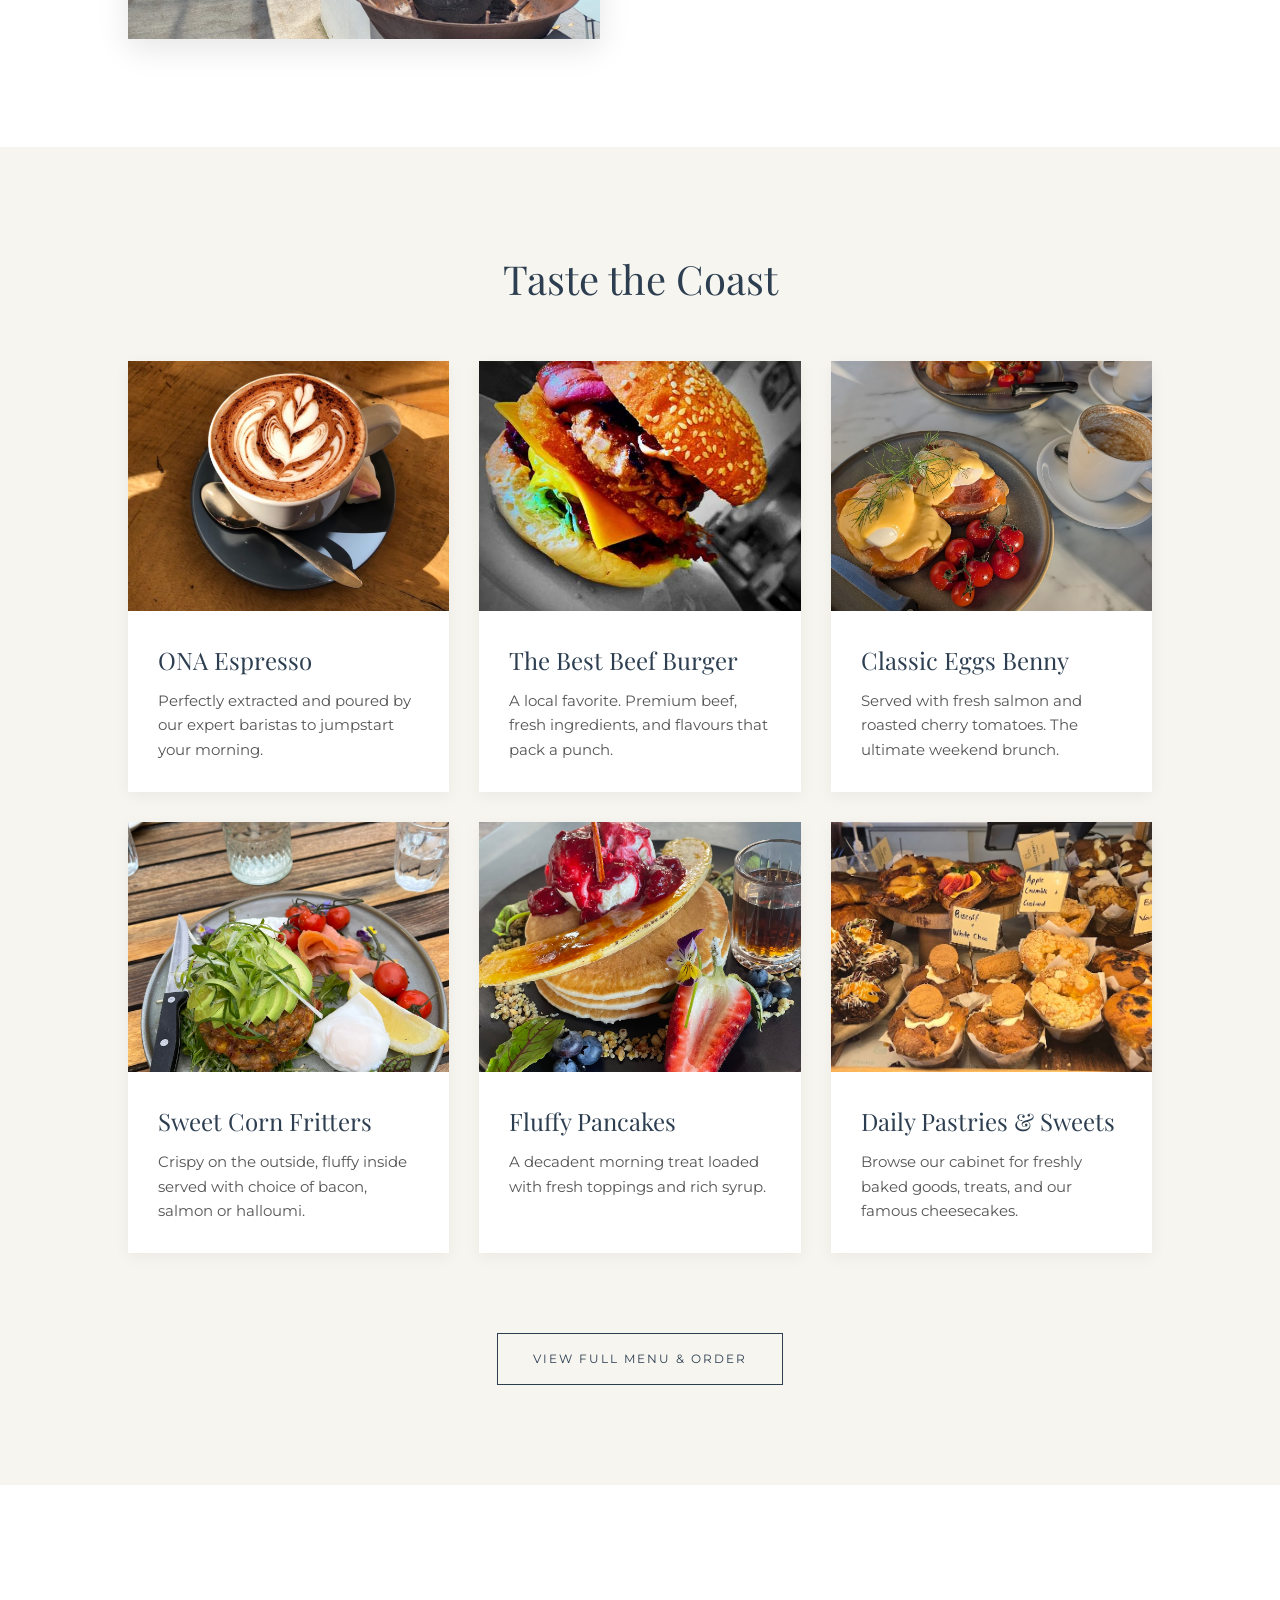
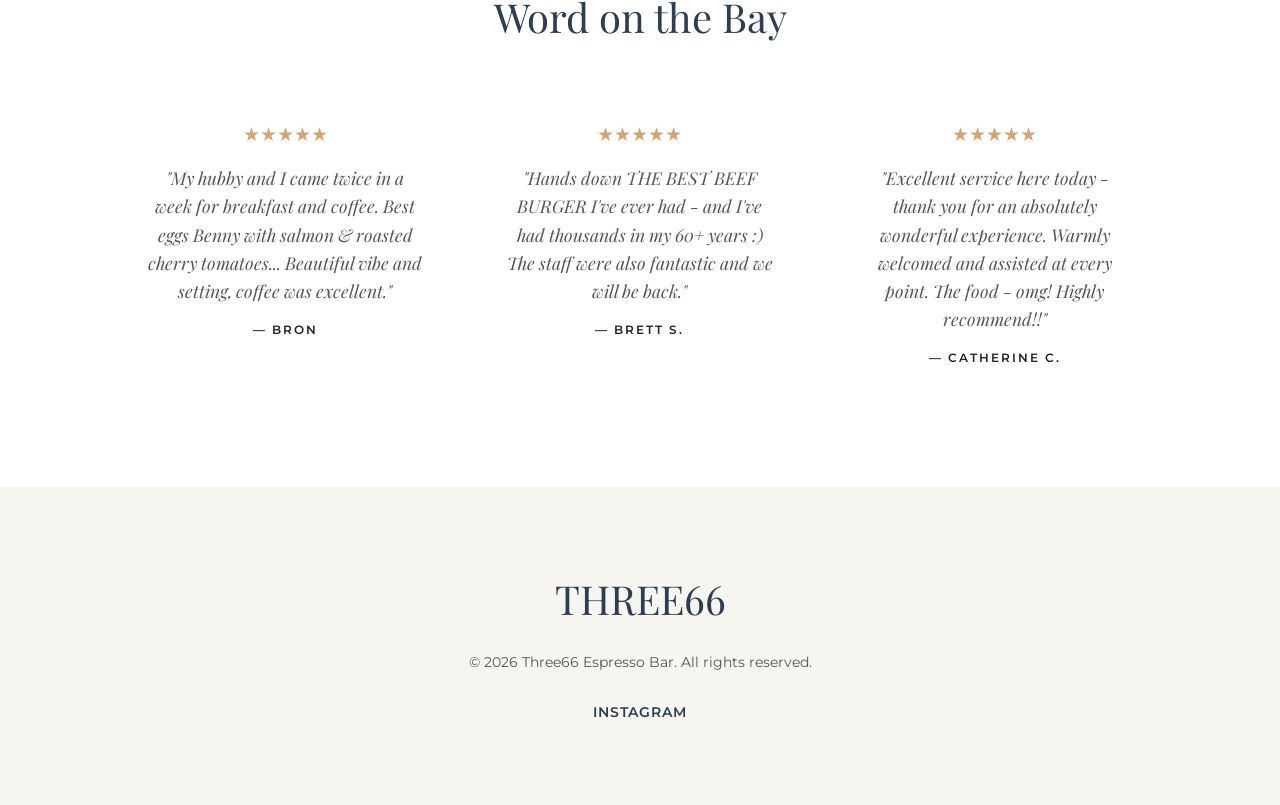
<file: highroad.html>
<!DOCTYPE html>
<html lang="en">
<head>
    <meta charset="UTF-8">
    <meta name="viewport" content="width=device-width, initial-scale=1.0">
    <meta name="description" content="Elevated coastal coffee and fresh food at Three66 Espresso Bar. Proudly serving ONA Coffee with unrivaled waterfront views of Mosquito Bay in Lilli Pilli, NSW.">
    <title>Three66 Espresso Bar | Lilli Pilli</title>
    <link href="https://fonts.googleapis.com/css2?family=Montserrat:wght@300;400;600&family=Playfair+Display:ital,wght@0,400;0,700;1,400&display=swap" rel="stylesheet">
    <style>
        :root {
            /* Restored Coastal Colors */
            --primary-navy: #2C3E50; 
            --bg-sand: #F7F5F0; 
            --accent-sand: #D4A373; 
            --text-dark: #222;
            --text-light: #555;
            --white: #ffffff;
        }

        * { margin: 0; padding: 0; box-sizing: border-box; }

        body {
            font-family: 'Montserrat', sans-serif;
            background-color: var(--white);
            color: var(--text-dark);
            line-height: 1.6;
        }

        h1, h2, h3 {
            font-family: 'Playfair Display', serif;
            font-weight: 400;
        }

        /* --- Navigation --- */
        nav {
            padding: 20px 5%;
            display: flex;
            justify-content: space-between;
            align-items: center;
            border-bottom: 1px solid #eee;
            background: var(--white);
            position: sticky;
            top: 0;
            z-index: 1000;
        }

        .nav-links a {
            text-decoration: none;
            color: var(--text-dark);
            text-transform: uppercase;
            font-size: 13px;
            letter-spacing: 1px;
            margin-left: 30px;
            font-weight: 600;
            transition: color 0.3s;
        }

        .nav-links a:hover { color: var(--accent-sand); }
        .logo { font-size: 24px; font-family: 'Playfair Display'; letter-spacing: 2px; }

        /* --- Hero Split Section (Highroad Layout) --- */
        .hero-split {
            display: grid;
            grid-template-columns: 1fr 1fr;
            min-height: 80vh;
            background-color: var(--bg-sand);
        }

        .hero-text {
            padding: 10% 15%;
            display: flex;
            flex-direction: column;
            justify-content: center;
        }

        .hero-text h1 { font-size: 3.5rem; color: var(--primary-navy); margin-bottom: 20px; line-height: 1.1; }
        .hero-text p { font-size: 1.1rem; margin-bottom: 30px; color: var(--text-light); }

        .hero-image {
            background: url('view.JPG') center/cover no-repeat;
            min-height: 400px;
        }

        /* --- Info Grid (Hours/Location) --- */
        .info-bar {
            display: grid;
            grid-template-columns: 1fr 1fr 1fr;
            border-top: 1px solid #ddd;
            border-bottom: 1px solid #ddd;
        }

        .info-item {
            padding: 60px 40px;
            border-right: 1px solid #ddd;
            text-align: center;
        }

        .info-item:last-child { border-right: none; }
        .info-item h3 { text-transform: uppercase; font-size: 14px; letter-spacing: 2px; margin-bottom: 15px; color: var(--accent-sand); }

        /* --- Buttons --- */
        .btn-outline {
            display: inline-block;
            padding: 15px 35px;
            border: 1px solid var(--primary-navy);
            color: var(--primary-navy);
            text-decoration: none;
            text-transform: uppercase;
            font-size: 12px;
            letter-spacing: 2px;
            margin-top: 20px;
            transition: 0.3s;
        }

        .btn-outline:hover {
            background: var(--primary-navy);
            color: var(--white);
        }

        /* --- Content Sections --- */
        .section-padding { padding: 100px 10%; }

        .about-section {
            display: grid;
            grid-template-columns: 1fr 1fr;
            gap: 80px;
            align-items: center;
        }

        /* --- Menu Grid (With Original Images) --- */
        .menu-section {
            background-color: var(--bg-sand);
            text-align: center;
        }

        .menu-section h2 { font-size: 2.5rem; margin-bottom: 50px; color: var(--primary-navy); }

        .menu-grid {
            display: grid;
            grid-template-columns: repeat(auto-fit, minmax(300px, 1fr));
            gap: 30px;
            text-align: left;
        }

        .menu-card {
            background: var(--white);
            box-shadow: 0 4px 15px rgba(0,0,0,0.05);
            transition: transform 0.3s ease;
        }

        .menu-card:hover { transform: translateY(-5px); }

        .menu-img {
            width: 100%;
            height: 250px;
            object-fit: cover;
            display: block;
        }

        .menu-content { padding: 30px; }
        .menu-content h3 { font-size: 1.5rem; margin-bottom: 10px; color: var(--primary-navy); }
        .menu-content p { color: var(--text-light); font-size: 0.95rem; }

        /* --- Reviews Grid --- */
        .reviews-section { text-align: center; background: var(--white); }
        .reviews-section h2 { font-size: 2.5rem; margin-bottom: 50px; color: var(--primary-navy); }
        
        .review-grid {
            display: grid;
            grid-template-columns: repeat(auto-fit, minmax(250px, 1fr));
            gap: 40px;
        }

        .review-card {
            padding: 20px;
        }

        .stars { color: var(--accent-sand); font-size: 1.2rem; margin-bottom: 15px; }
        .review-text { font-family: 'Playfair Display'; font-style: italic; font-size: 1.1rem; margin-bottom: 15px; color: var(--text-light); }
        .review-author { text-transform: uppercase; letter-spacing: 2px; font-weight: 600; font-size: 12px; }

        /* --- Footer --- */
        footer {
            background: var(--bg-sand);
            padding: 80px 10%;
            text-align: center;
        }

        .footer-logo { font-family: 'Playfair Display'; font-size: 40px; color: var(--primary-navy); margin-bottom: 20px; }

        @media (max-width: 768px) {
            .hero-split, .info-bar, .about-section { grid-template-columns: 1fr; }
            .hero-text { padding: 60px 20px; }
            .info-item { border-right: none; border-bottom: 1px solid #ddd; }
            .nav-links { display: none; /* Add hamburger menu logic here if needed */ }
        }
    </style>
</head>
<body>

    <nav>
        <div class="logo">THREE66</div>
        <div class="nav-links">
            <a href="#about">The Vibe</a>
            <a href="#menu">Menu</a>
            <a href="#reviews">Reviews</a>
            <a href="https://three66.mobi-order.com/" target="_blank">Order Online</a>
        </div>
    </nav>

    <header class="hero-split">
        <div class="hero-text">
            <p style="text-transform: uppercase; letter-spacing: 3px; font-size: 12px; margin-bottom: 10px; color: var(--accent-sand);">Lilli Pilli, NSW</p>
            <h1>Three66 Espresso Bar</h1>
            <p>Exceptional espresso and fresh food, served with unrivaled waterfront views of Mosquito Bay.</p>
            <div>
                <a href="https://three66.mobi-order.com/" target="_blank" class="btn-outline">Order Pick-Up</a>
            </div>
        </div>
        <div class="hero-image"></div>
    </header>

    <section class="info-bar">
        <div class="info-item">
            <h3>Opening Hours</h3>
            <p>WED – SUN<br>5:00 AM – 2:00 PM</p>
        </div>
        <div class="info-item">
            <h3>Location</h3>
            <p>Shop 1 / 366 George Bass Dr<br>Lilli Pilli, NSW 2536</p>
            <a href="https://www.google.com/maps/search/?api=1&query=Three66+Espresso+Bar+Lilli+Pilli" target="_blank" style="color: var(--accent-sand); font-size: 12px; text-decoration: none; margin-top: 10px; display: block; font-weight: 600;">GET DIRECTIONS →</a>
        </div>
        <div class="info-item">
            <h3>Contact Us</h3>
            <p>(02) 4471 3947</p>
            <a href="https://www.instagram.com/three66espresso" target="_blank" style="color: var(--text-dark); text-decoration: none;">@three66espresso</a>
        </div>
    </section>

    <section id="about" class="section-padding about-section">
        <div>
            <img src="store-front.JPG" alt="Three66 Store Front" style="width: 100%; height: 500px; object-fit: cover; box-shadow: 0 10px 30px rgba(0,0,0,0.1);">
        </div>
        <div>
            <h3 style="color: var(--accent-sand); text-transform: uppercase; font-size: 14px; letter-spacing: 2px; margin-bottom: 20px;">The Vibe</h3>
            <h2 style="font-size: 2.5rem; margin-bottom: 20px; color: var(--primary-navy);">A Hidden Gem on the Bay</h2>
            <p style="margin-bottom: 15px;">At Three66, we blend premium café culture with the relaxed beauty of the coast. We proudly serve specialty <strong>ONA Coffee</strong>, ensuring every cup is poured to absolute perfection.</p>
            <p>Whether you are dropping by for your 5 AM caffeine hit, grabbing our famous bacon and egg roll, or enjoying a leisurely lunch on the deck, we have something for everyone. We are proudly pet-friendly, fully licensed, and packed with lush indoor plants to make you feel right at home.</p>
        </div>
    </section>

    <section id="menu" class="section-padding menu-section">
        <h2>Taste the Coast</h2>
        <div class="menu-grid">
            <div class="menu-card">
                <img src="coffee.jpg" alt="Signature Espresso" class="menu-img">
                <div class="menu-content">
                    <h3>ONA Espresso</h3>
                    <p>Perfectly extracted and poured by our expert baristas to jumpstart your morning.</p>
                </div>
            </div>
            <div class="menu-card">
                <img src="beef-burger.JPG" alt="The Best Beef Burger" class="menu-img">
                <div class="menu-content">
                    <h3>The Best Beef Burger</h3>
                    <p>A local favorite. Premium beef, fresh ingredients, and flavours that pack a punch.</p>
                </div>
            </div>
            <div class="menu-card">
                <img src="eggs-benny.JPG" alt="Classic Eggs Benedict" class="menu-img">
                <div class="menu-content">
                    <h3>Classic Eggs Benny</h3>
                    <p>Served with fresh salmon and roasted cherry tomatoes. The ultimate weekend brunch.</p>
                </div>
            </div>
            <div class="menu-card">
                <img src="sweet-corn-fritters.JPG" alt="Sweet Corn Fritters" class="menu-img">
                <div class="menu-content">
                    <h3>Sweet Corn Fritters</h3>
                    <p>Crispy on the outside, fluffy inside served with choice of bacon, salmon or halloumi.</p>
                </div>
            </div>
            <div class="menu-card">
                <img src="pancakes.JPG" alt="Fluffy Pancakes" class="menu-img">
                <div class="menu-content">
                    <h3>Fluffy Pancakes</h3>
                    <p>A decadent morning treat loaded with fresh toppings and rich syrup.</p>
                </div>
            </div>
            <div class="menu-card">
                <img src="pastry-cabinet.JPG" alt="Daily Pastries" class="menu-img">
                <div class="menu-content">
                    <h3>Daily Pastries & Sweets</h3>
                    <p>Browse our cabinet for freshly baked goods, treats, and our famous cheesecakes.</p>
                </div>
            </div>
        </div>
        <div style="margin-top: 60px;">
            <a href="https://three66.mobi-order.com/" target="_blank" class="btn-outline">View Full Menu & Order</a>
        </div>
    </section>

    <section id="reviews" class="section-padding reviews-section">
        <h2>Word on the Bay</h2>
        <div class="review-grid">
            <div class="review-card">
                <div class="stars">★★★★★</div>
                <p class="review-text">"My hubby and I came twice in a week for breakfast and coffee. Best eggs Benny with salmon & roasted cherry tomatoes... Beautiful vibe and setting, coffee was excellent."</p>
                <p class="review-author">— Bron</p>
            </div>
            <div class="review-card">
                <div class="stars">★★★★★</div>
                <p class="review-text">"Hands down THE BEST BEEF BURGER I've ever had - and I've had thousands in my 60+ years :) The staff were also fantastic and we will be back."</p>
                <p class="review-author">— Brett S.</p>
            </div>
            <div class="review-card">
                <div class="stars">★★★★★</div>
                <p class="review-text">"Excellent service here today - thank you for an absolutely wonderful experience. Warmly welcomed and assisted at every point. The food - omg! Highly recommend!!"</p>
                <p class="review-author">— Catherine C.</p>
            </div>
        </div>
    </section>

    <footer>
        <div class="footer-logo">THREE66</div>
        <p style="color: var(--text-light); font-size: 0.9rem;">© 2026 Three66 Espresso Bar. All rights reserved.</p>
        <div style="margin-top: 25px;">
            <a href="https://www.instagram.com/three66espresso" target="_blank" style="margin: 0 15px; color: var(--primary-navy); text-decoration: none; font-weight: 600; font-size: 0.9rem; text-transform: uppercase; letter-spacing: 1px;">Instagram</a>
        </div>
    </footer>

</body>
</html>
</file>
